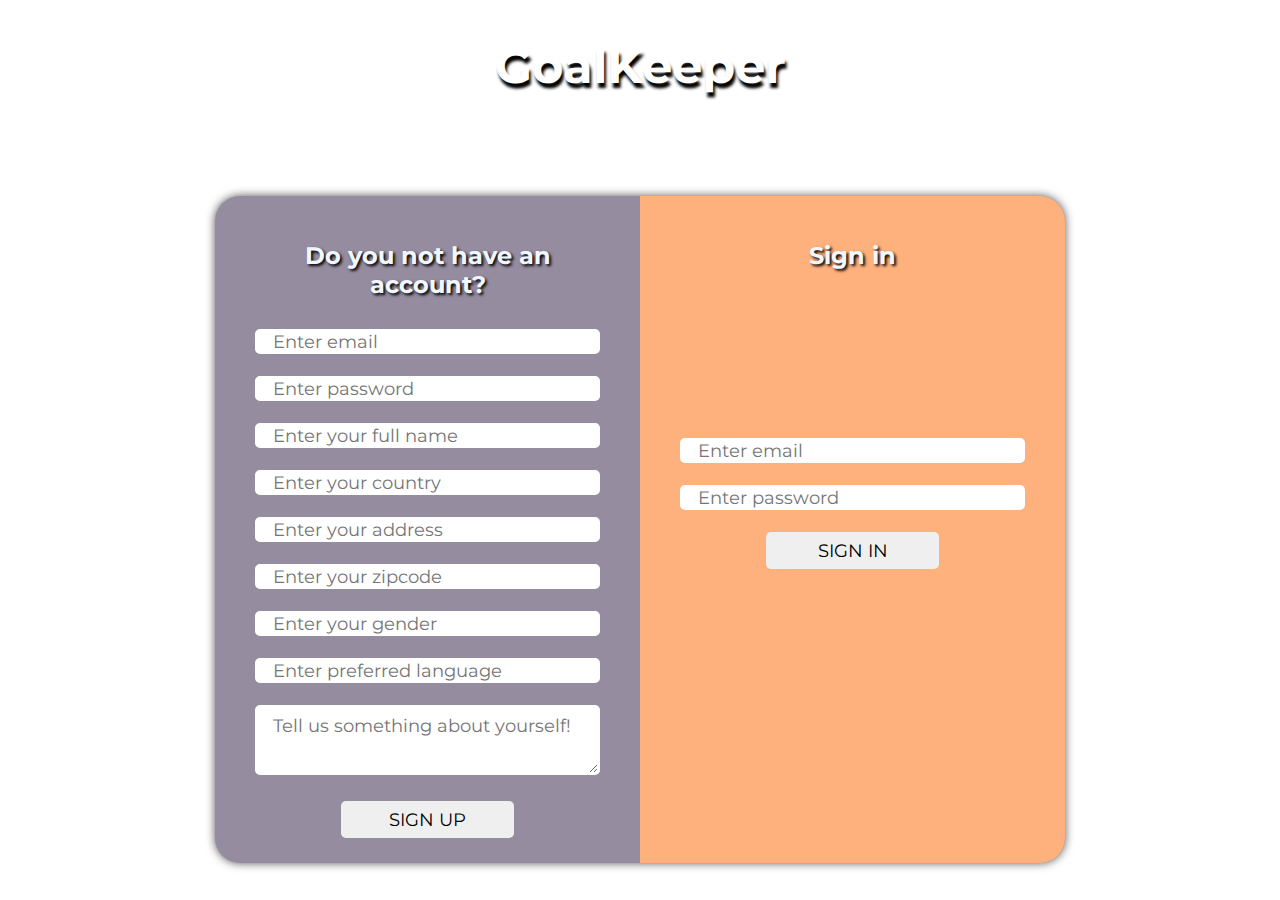
<file: index.html>
<!DOCTYPE html>
<html lang="en">
<head>
    <meta charset="UTF-8">
    <meta http-equiv="X-UA-Compatible" content="IE=edge">
    <meta name="viewport" content="width=device-width, initial-scale=1.0">
    <link rel="preconnect" href="https://fonts.googleapis.com">
    <link rel="preconnect" href="https://fonts.gstatic.com" crossorigin>
    <link href="https://fonts.googleapis.com/css2?family=Montserrat&display=swap" rel="stylesheet">
    <link rel="stylesheet" href="style.css">
    <title>Sign Up</title>
</head>
<body>
    <div class="split-screen">
        <div class="title">
            <h1>
                GoalKeeper
            </h1>
        </div>
        <div class="content">
            <div class="left">
                <h2>Do you not have an account?</h2>
                <form action="" class="form">
                    <input type="email" name="email" class="box" placeholder="Enter email" required>
                    <input type="password" name="password" class="box" placeholder="Enter password" required>
                    <input type="text" name="fname" class="box" placeholder="Enter your full name" required>
                    <input type="text" name="country" class="box" placeholder="Enter your country" required>
                    <input type="text" name="address" class="box" placeholder="Enter your address" required>
                    <input type="text" name="zipcode" class="box" placeholder="Enter your zipcode" required>
                    <input type="text" name="gender" class="box" placeholder="Enter your gender">
                    <input type="text" name="language" class="box" placeholder="Enter preferred language">
                    <textarea class="box area"name="bio" id="bio" id="" cols="30" rows="10" placeholder="Tell us something about yourself!"></textarea>
                    <input type="submit" value="SIGN UP" id="submit" class="btn">
                </form>
            </div>
            <div class="right">
                <h2>Sign in</h2>
                <div class="signin-wrapper">
                    <form action="goals.html">
                        <input type="email" name="email" class="box" placeholder="Enter email" required>
                        <input type="password" name="password" class="box" placeholder="Enter password" required>
                        <input type="submit" value="SIGN IN" id="submit" class="btn">
                    </form>
                </div>
            </div>
        </div>
    </div>
</body>
</html>
</file>
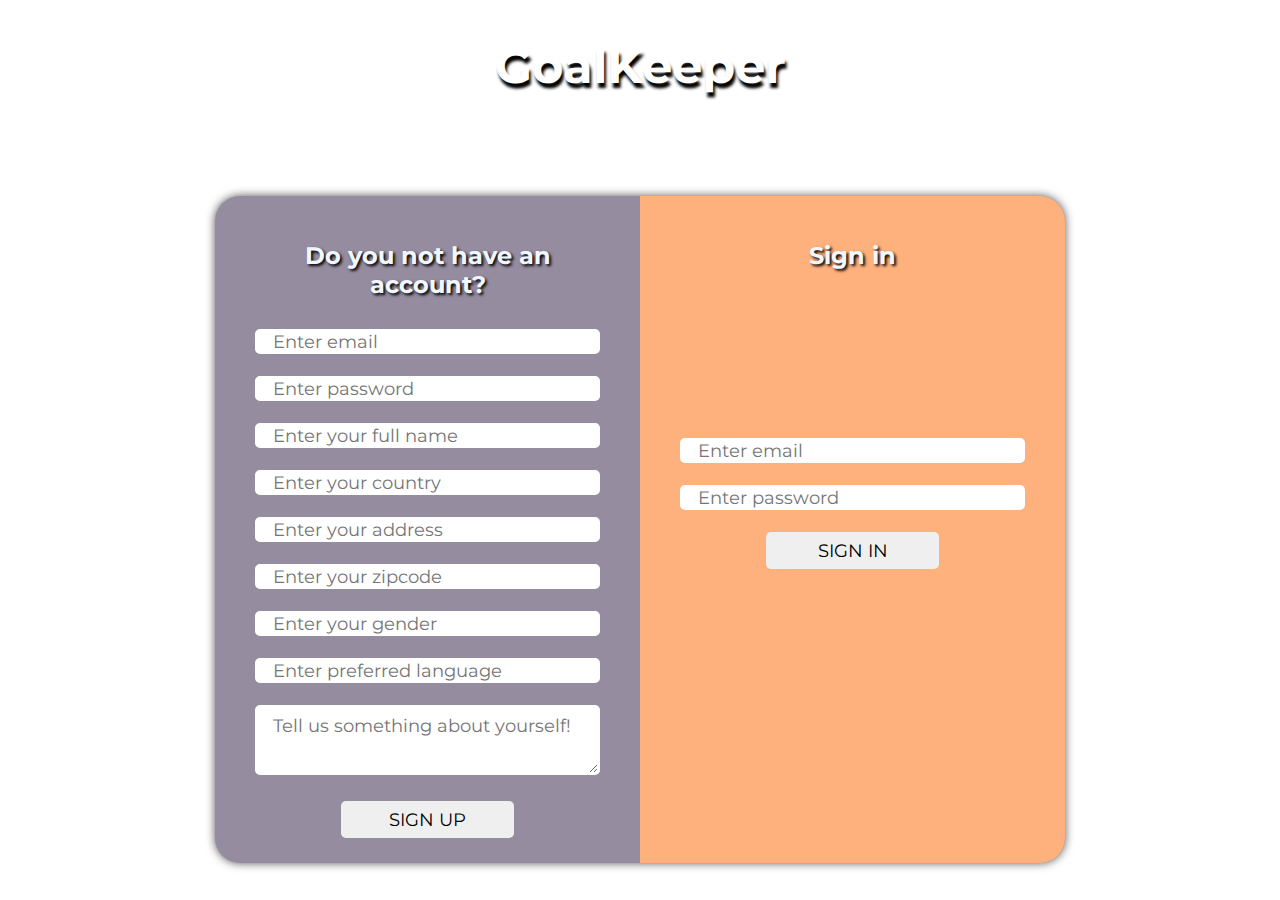
<file: assignment1.1/index.html>
<!DOCTYPE html>
<html lang="en">
<head>
    <meta charset="UTF-8">
    <meta http-equiv="X-UA-Compatible" content="IE=edge">
    <meta name="viewport" content="width=device-width, initial-scale=1.0">
    <link rel="preconnect" href="https://fonts.googleapis.com">
    <link rel="preconnect" href="https://fonts.gstatic.com" crossorigin>
    <link href="https://fonts.googleapis.com/css2?family=Montserrat&display=swap" rel="stylesheet">
    <link rel="stylesheet" href="style.css">
    <title>Sign Up</title>
</head>
<body>
    <div class="split-screen">
        <div class="title">
            <h1>
                GoalKeeper
            </h1>
        </div>
        <div class="content">
            <div class="left">
                <h2>Do you not have an account?</h2>
                <form action="" class="form">
                    <input type="email" name="email" class="box" placeholder="Enter email" required>
                    <input type="password" name="password" class="box" placeholder="Enter password" required>
                    <input type="text" name="fname" class="box" placeholder="Enter your full name" required>
                    <input type="text" name="country" class="box" placeholder="Enter your country" required>
                    <input type="text" name="address" class="box" placeholder="Enter your address" required>
                    <input type="text" name="zipcode" class="box" placeholder="Enter your zipcode" required>
                    <input type="text" name="gender" class="box" placeholder="Enter your gender">
                    <input type="text" name="language" class="box" placeholder="Enter preferred language">
                    <textarea class="box area"name="bio" id="bio" id="" cols="30" rows="10" placeholder="Tell us something about yourself!"></textarea>
                    <input type="submit" value="SIGN UP" id="submit" class="btn">
                </form>
            </div>
            <div class="right">
                <h2>Sign in</h2>
                <div class="signin-wrapper">
                    <form action="index.html">
                        <input type="email" name="email" class="box" placeholder="Enter email" required>
                        <input type="password" name="password" class="box" placeholder="Enter password" required>
                        <input type="submit" value="SIGN IN" id="submit" class="btn">
                    </form>
                </div>
            </div>
        </div>
    </div>
</body>
</html>
</file>
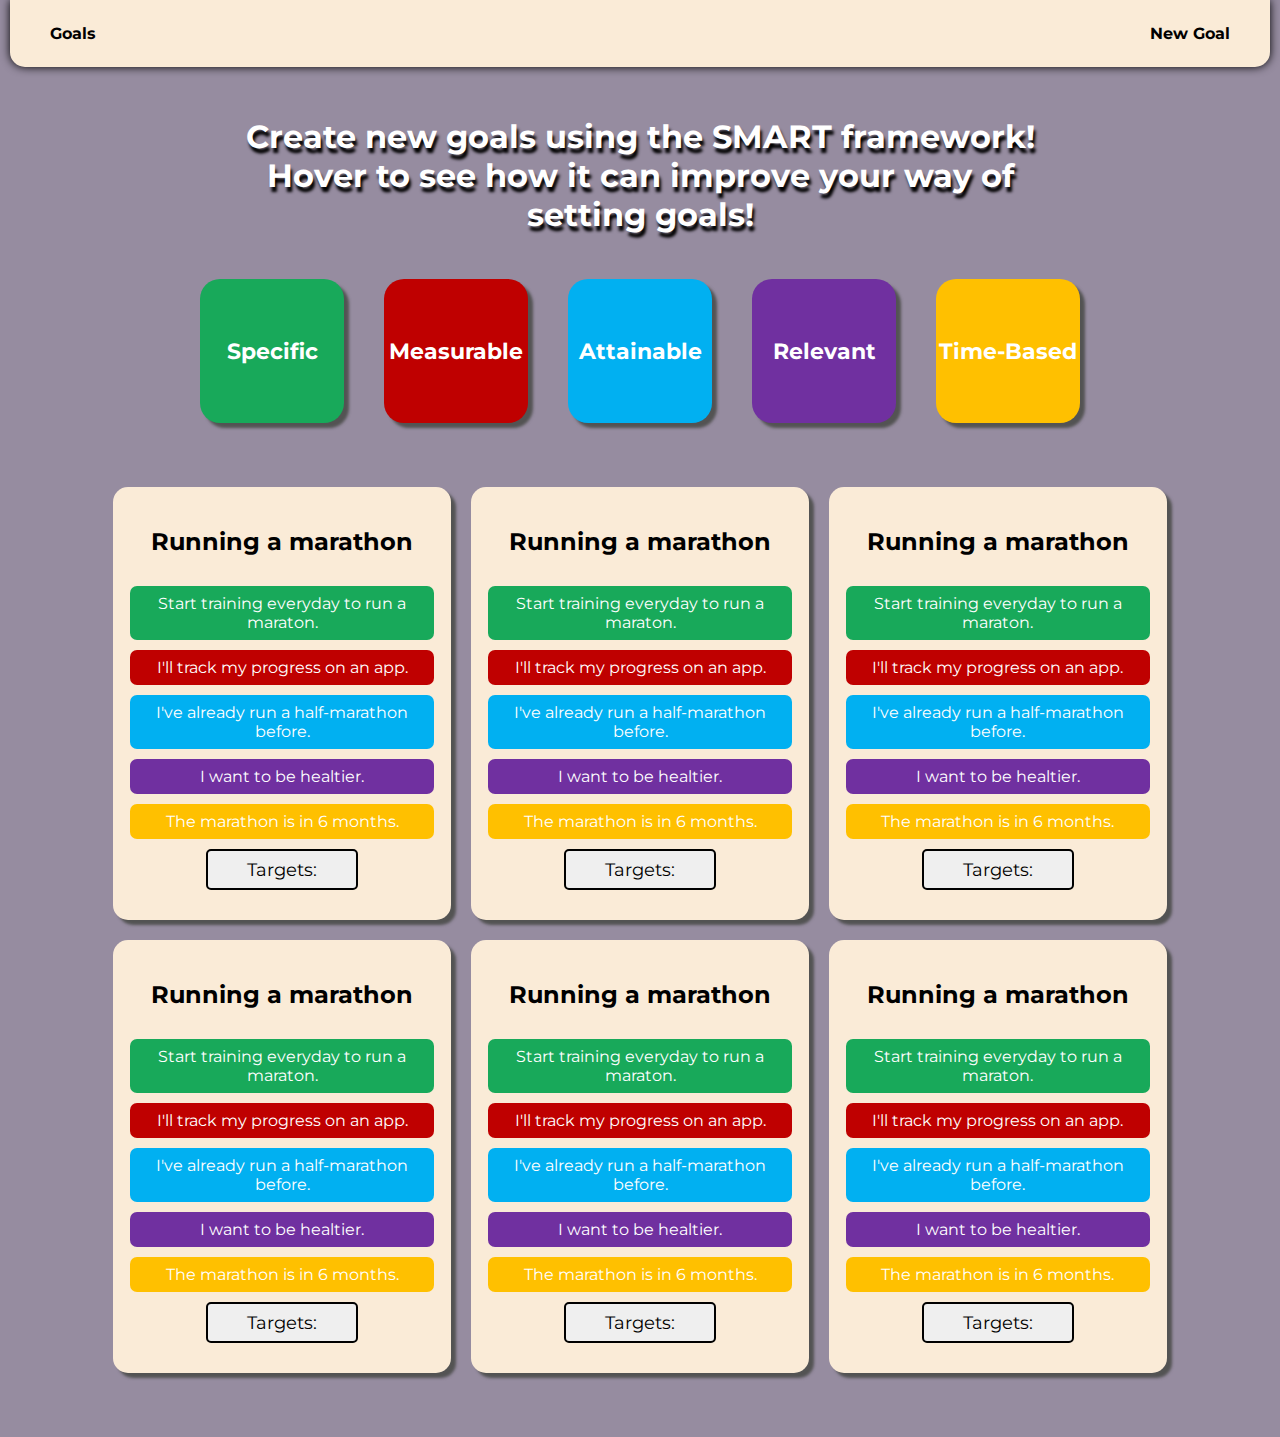
<file: goals.html>
<!DOCTYPE html>
<html lang="en">
<head>
    <meta charset="UTF-8">
    <meta http-equiv="X-UA-Compatible" content="IE=edge">
    <meta name="viewport" content="width=device-width, initial-scale=1.0">
    <link rel="preconnect" href="https://fonts.googleapis.com">
    <link rel="preconnect" href="https://fonts.gstatic.com" crossorigin>
    <link href="https://fonts.googleapis.com/css2?family=Montserrat&display=swap" rel="stylesheet">
    <link rel="stylesheet" href="style2.css">
    <title>Goals</title>
</head>
<body>
    <navbar>
        <ul class="nav-list">
            <li class="nav-item">
                <a href="goals.html">Goals</a>
            </li>
            <li class="nav-item">
                <a href="newgoal.html">New Goal</a>
            </li>
        </ul>
    </navbar>
    <div class="content">
        <div class="title">
            <h1>
                Create new goals using the SMART framework!
                Hover to see how it can improve your way of setting goals!
            </h1>
        </div>
        <div class="smart">
            <div class="child child1">
                <p class="child-text">Specific</p>
            </div>
            <div class="child child2">
                <p class="child-text">Measurable</p>
            </div>
            <div class="child child3">
                <p class="child-text">Attainable</p>
            </div>
            <div class="child child4">
                <p class="child-text">Relevant</p>
            </div>
            <div class="child child5">
                <p class="child-text">Time-Based</p>
            </div>
        </div>
        <div class="grid">
            <div class="goal">
                <div class="goalname">
                    <p>
                        Running a marathon
                    </p>
                </div>
                <div class="goalchild child1">
                    <p>
                        Start training everyday to run a maraton.
                    </p>
                </div>
                <div class="goalchild child2">
                    <p>
                        I'll track my progress on an app.
                    </p>
                </div>
                <div class="goalchild child3">
                    <p>
                        I've already run a half-marathon before.
                    </p>
                </div>
                <div class="goalchild child4">
                    <p>
                        I want to be healtier.
                    </p>
                </div>
                <div class="goalchild child5">
                    <p>
                        The marathon is in 6 months.
                    </p>
                </div>
                <button class="btn" onclick="location.href='targets.html';">
                        Targets:
                </button>
            </div>
            <div class="goal">
                <div class="goalname">
                    <p>
                        Running a marathon
                    </p>
                </div>
                <div class="goalchild child1">
                    <p>
                        Start training everyday to run a maraton.
                    </p>
                </div>
                <div class="goalchild child2">
                    <p>
                        I'll track my progress on an app.
                    </p>
                </div>
                <div class="goalchild child3">
                    <p>
                        I've already run a half-marathon before.
                    </p>
                </div>
                <div class="goalchild child4">
                    <p>
                        I want to be healtier.
                    </p>
                </div>
                <div class="goalchild child5">
                    <p>
                        The marathon is in 6 months.
                    </p>
                </div>
                <button class="btn" onclick="location.href='targets.html';">
                    Targets:
                </button>
            </div>
            <div class="goal">
                <div class="goalname">
                    <p>
                        Running a marathon
                    </p>
                </div>
                <div class="goalchild child1">
                    <p>
                        Start training everyday to run a maraton.
                    </p>
                </div>
                <div class="goalchild child2">
                    <p>
                        I'll track my progress on an app.
                    </p>
                </div>
                <div class="goalchild child3">
                    <p>
                        I've already run a half-marathon before.
                    </p>
                </div>
                <div class="goalchild child4">
                    <p>
                        I want to be healtier.
                    </p>
                </div>
                <div class="goalchild child5">
                    <p>
                        The marathon is in 6 months.
                    </p>
                </div>
                <button class="btn" onclick="location.href='targets.html';">
                    Targets:
                </button>
            </div>
            <div class="goal">
                <div class="goalname">
                    <p>
                        Running a marathon
                    </p>
                </div>
                <div class="goalchild child1">
                    <p>
                        Start training everyday to run a maraton.
                    </p>
                </div>
                <div class="goalchild child2">
                    <p>
                        I'll track my progress on an app.
                    </p>
                </div>
                <div class="goalchild child3">
                    <p>
                        I've already run a half-marathon before.
                    </p>
                </div>
                <div class="goalchild child4">
                    <p>
                        I want to be healtier.
                    </p>
                </div>
                <div class="goalchild child5">
                    <p>
                        The marathon is in 6 months.
                    </p>
                </div>
                <button class="btn" onclick="location.href='targets.html';">
                    Targets:
                </button>
            </div>
            <div class="goal">
                <div class="goalname">
                    <p>
                        Running a marathon
                    </p>
                </div>
                <div class="goalchild child1">
                    <p>
                        Start training everyday to run a maraton.
                    </p>
                </div>
                <div class="goalchild child2">
                    <p>
                        I'll track my progress on an app.
                    </p>
                </div>
                <div class="goalchild child3">
                    <p>
                        I've already run a half-marathon before.
                    </p>
                </div>
                <div class="goalchild child4">
                    <p>
                        I want to be healtier.
                    </p>
                </div>
                <div class="goalchild child5">
                    <p>
                        The marathon is in 6 months.
                    </p>
                </div>
                <button class="btn" onclick="location.href='targets.html';">
                    Targets:
                </button>
            </div>
            <div class="goal">
                <div class="goalname">
                    <p>
                        Running a marathon
                    </p>
                </div>
                <div class="goalchild child1">
                    <p>
                        Start training everyday to run a maraton.
                    </p>
                </div>
                <div class="goalchild child2">
                    <p>
                        I'll track my progress on an app.
                    </p>
                </div>
                <div class="goalchild child3">
                    <p>
                        I've already run a half-marathon before.
                    </p>
                </div>
                <div class="goalchild child4">
                    <p>
                        I want to be healtier.
                    </p>
                </div>
                <div class="goalchild child5">
                    <p>
                        The marathon is in 6 months.
                    </p>
                </div>
                <button class="btn" onclick="location.href='targets.html';">
                    Targets:
                </button>
            </div>
        </div>
    </div>
</body>
</html>
</file>
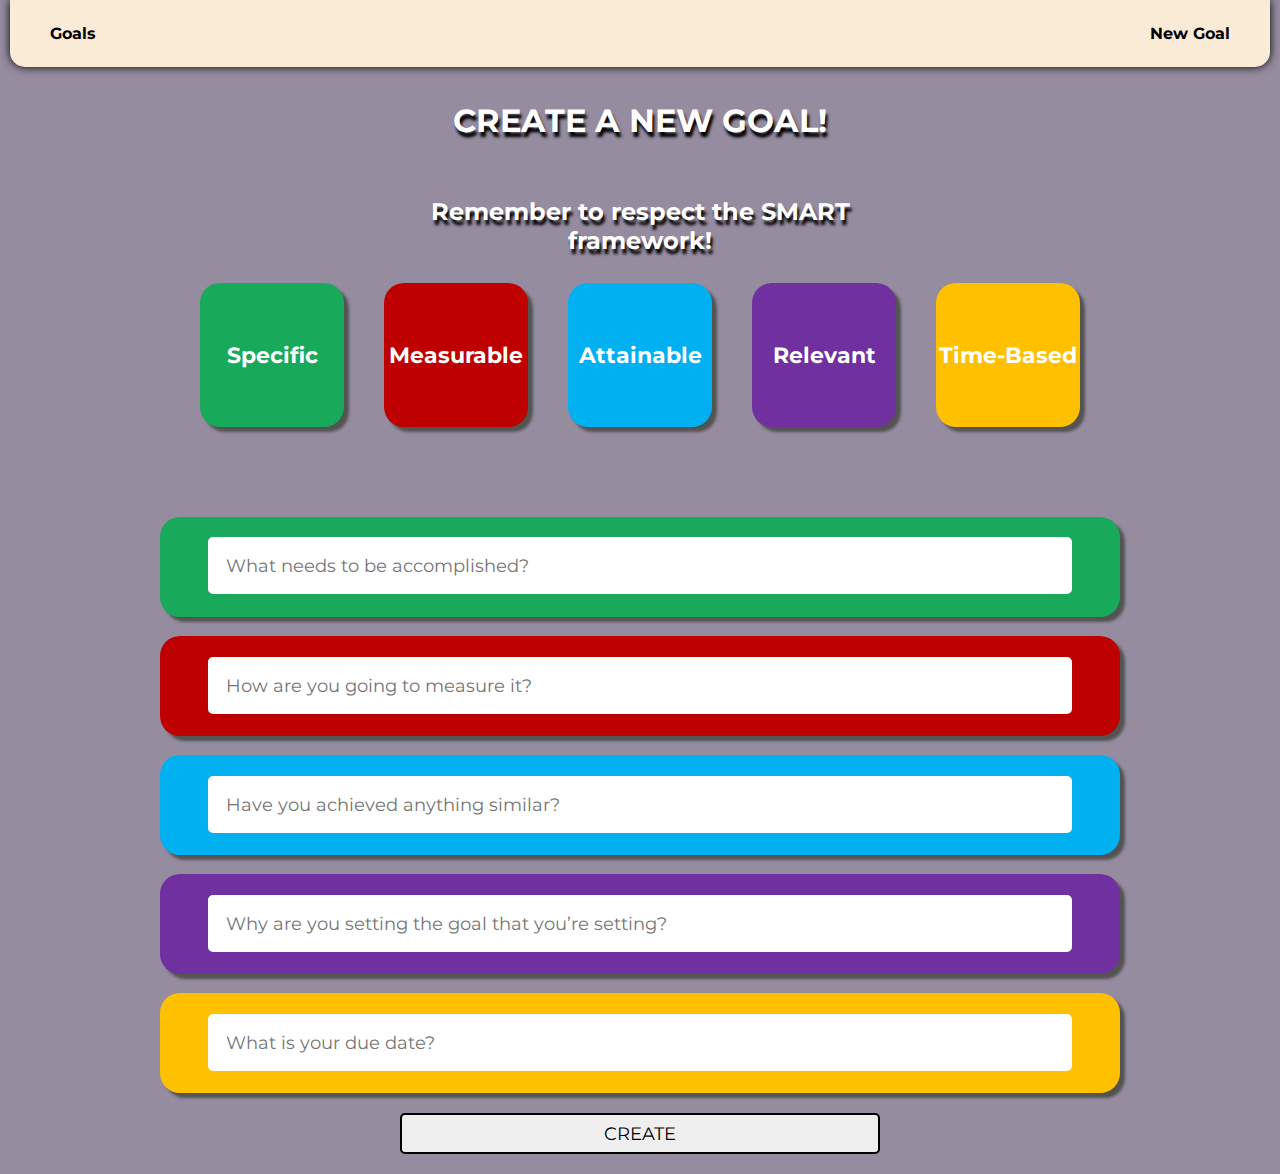
<file: newgoal.html>
<!DOCTYPE html>
<html lang="en">

<head>
    <meta charset="UTF-8">
    <meta http-equiv="X-UA-Compatible" content="IE=edge">
    <meta name="viewport" content="width=device-width, initial-scale=1.0">
    <link rel="preconnect" href="https://fonts.googleapis.com">
    <link rel="preconnect" href="https://fonts.gstatic.com" crossorigin>
    <link href="https://fonts.googleapis.com/css2?family=Montserrat&display=swap" rel="stylesheet">
    <link rel="stylesheet" href="style2.css">
    <title>Create</title>
</head>

<body>
    <navbar>
        <ul class="nav-list">
            <li class="nav-item">
                <a href="goals.html">Goals</a>
            </li>
            <li class="nav-item">
                <a href="newgoal.html">New Goal</a>
            </li>
        </ul>
    </navbar>
    <div class="content">
        <div class="title">
            <h1>
                CREATE A NEW GOAL!
            </h1>
            <h2>
                Remember to respect the SMART framework!
            </h2>
        </div>
        <div class="smart">
            <div class="child child1">
                <p class="child-text">Specific</p>
            </div>
            <div class="child child2">
                <p class="child-text">Measurable</p>
            </div>
            <div class="child child3">
                <p class="child-text">Attainable</p>
            </div>
            <div class="child child4">
                <p class="child-text">Relevant</p>
            </div>
            <div class="child child5">
                <p class="child-text">Time-Based</p>
            </div>
        </div>
        <div class="forms">
            <div class="form form1">
                <input class="box" type="text" placeholder="What needs to be accomplished?">
            </div>
            <div class="form form2">
                <input class="box" type="text" placeholder="How are you going to measure it?">
            </div>
            <div class="form form3">
                <input class="box" type="text" placeholder="Have you achieved anything similar?">
            </div>
            <div class="form form4">
                <input class="box" type="text" placeholder="Why are you setting the goal that you’re setting?">
            </div>
            <div class="form form5">
               <input class="box" type="text" placeholder="What is your due date?">
            </div>
            <button class="btn" onclick="location.href='newgoal.html';">CREATE</button>       
        </div>
    </div>
</body>

</html>
</file>
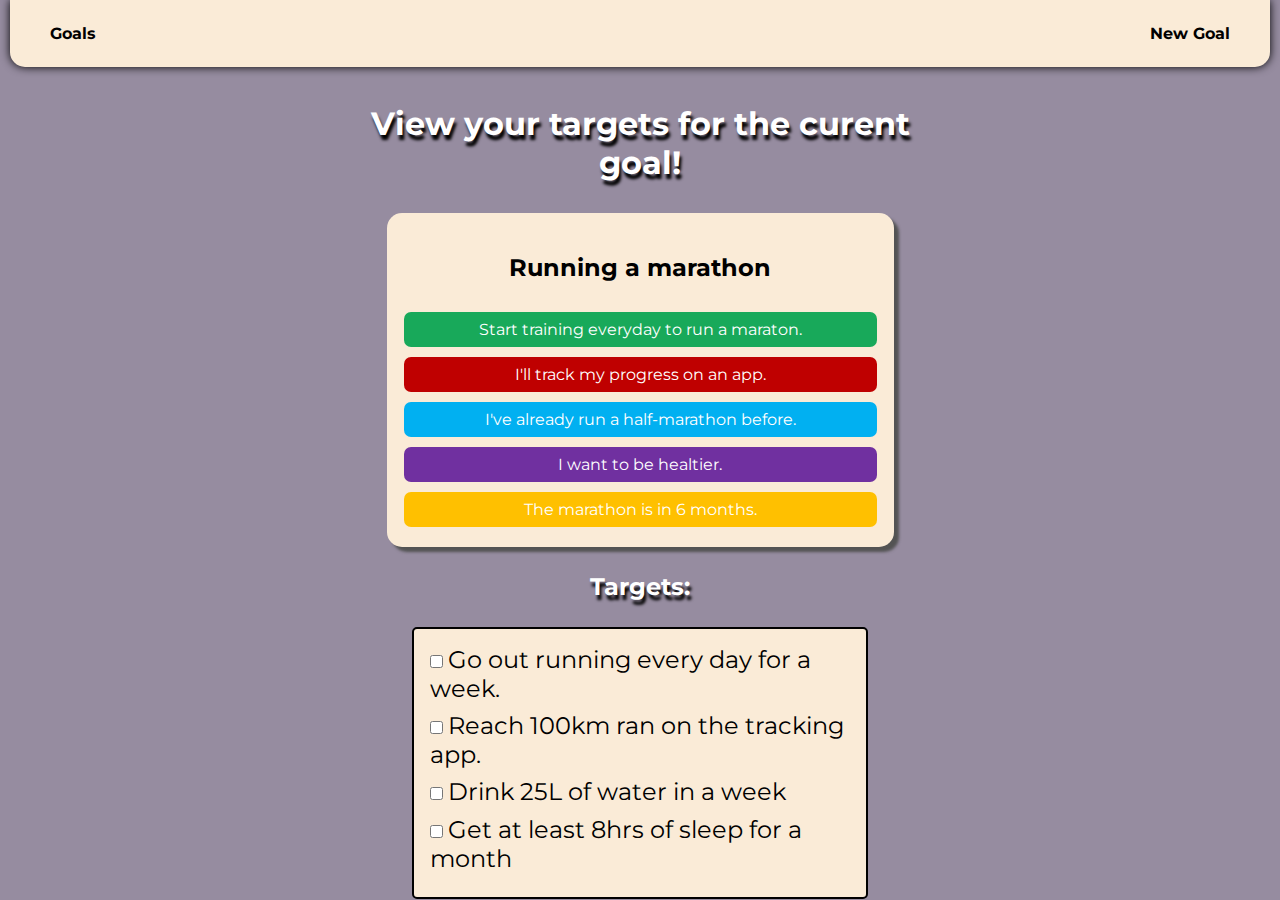
<file: targets.html>
<!DOCTYPE html>
<html lang="en">
<head>
    <meta charset="UTF-8">
    <meta http-equiv="X-UA-Compatible" content="IE=edge">
    <meta name="viewport" content="width=device-width, initial-scale=1.0">
    <link rel="preconnect" href="https://fonts.googleapis.com">
    <link rel="preconnect" href="https://fonts.gstatic.com" crossorigin>
    <link href="https://fonts.googleapis.com/css2?family=Montserrat&display=swap" rel="stylesheet">
    <link rel="stylesheet" href="style2.css">
    <title>Targets</title>
</head>
<body>
    <navbar>
        <ul class="nav-list">
            <li class="nav-item">
                <a href="goals.html">Goals</a>
            </li>
            <li class="nav-item">
                <a href="newgoal.html">New Goal</a>
            </li>
        </ul>
    </navbar>
    <div class="content">
        <div class="title">
            <h1>
                View your targets 
                for the curent goal!
            </h1>
        </div>
        <div>
            <div class="goal">
                <div class="goalname">
                    <p>
                        Running a marathon
                    </p>
                </div>
                <div class="goalchild child1">
                    <p>
                        Start training everyday to run a maraton.
                    </p>
                </div>
                <div class="goalchild child2">
                    <p>
                        I'll track my progress on an app.
                    </p>
                </div>
                <div class="goalchild child3">
                    <p>
                        I've already run a half-marathon before.
                    </p>
                </div>
                <div class="goalchild child4">
                    <p>
                        I want to be healtier.
                    </p>
                </div>
                <div class="goalchild child5">
                    <p>
                        The marathon is in 6 months.
                    </p>
                </div>
            </div>
            <div>
                <h2>
                    Targets:
                </h2>
            </div>
            <div class="checklist">
                <div class="checkbox">
                    <input type="checkbox" name="target1">
                    <label for="target1" class="label"> Go out running every day for a week.</label>
                </div>
                <div class="checkbox">
                    <input type="checkbox" name="target2">
                    <label for="target2" class="label"> Reach 100km ran on the tracking app.</label>
                </div>
                <div class="checkbox">
                    <input type="checkbox" name="target3">
                    <label for="target3" class="label"> Drink 25L of water in a week</label>
                </div>
                <div class="checkbox">
                    <input type="checkbox" name="target3">
                    <label for="target3" class="label"> Get at least 8hrs of sleep for a month</label>
                </div>
            </div>
        </div>
</html>
</file>
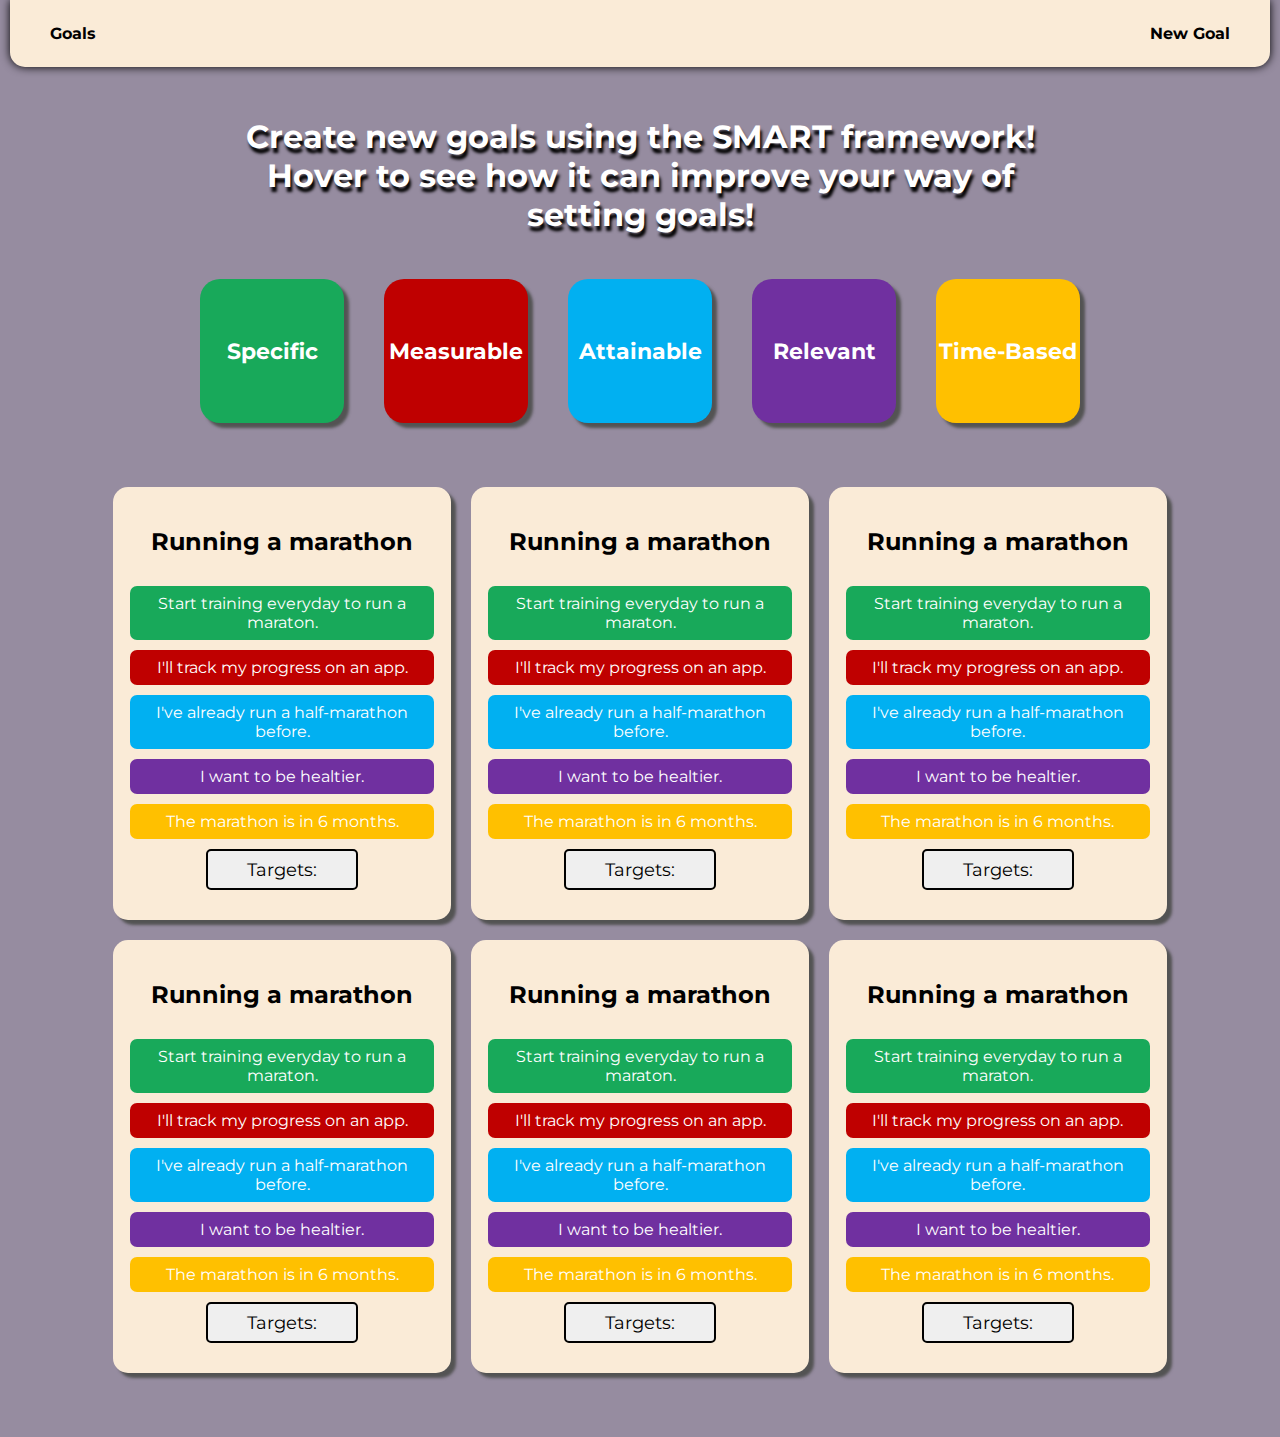
<file: assignment1.1/goals.html>
<!DOCTYPE html>
<html lang="en">
<head>
    <meta charset="UTF-8">
    <meta http-equiv="X-UA-Compatible" content="IE=edge">
    <meta name="viewport" content="width=device-width, initial-scale=1.0">
    <link rel="preconnect" href="https://fonts.googleapis.com">
    <link rel="preconnect" href="https://fonts.gstatic.com" crossorigin>
    <link href="https://fonts.googleapis.com/css2?family=Montserrat&display=swap" rel="stylesheet">
    <link rel="stylesheet" href="style2.css">
    <title>Goals</title>
</head>
<body>
    <navbar>
        <ul class="nav-list">
            <li class="nav-item">
                <a href="index.html">Goals</a>
            </li>
            <li class="nav-item">
                <a href="newgoal.html">New Goal</a>
            </li>
        </ul>
    </navbar>
    <div class="content">
        <div class="title">
            <h1>
                Create new goals using the SMART framework!
                Hover to see how it can improve your way of setting goals!
            </h1>
        </div>
        <div class="smart">
            <div class="child child1">
                <p class="child-text">Specific</p>
            </div>
            <div class="child child2">
                <p class="child-text">Measurable</p>
            </div>
            <div class="child child3">
                <p class="child-text">Attainable</p>
            </div>
            <div class="child child4">
                <p class="child-text">Relevant</p>
            </div>
            <div class="child child5">
                <p class="child-text">Time-Based</p>
            </div>
        </div>
        <div class="grid">
            <div class="goal">
                <div class="goalname">
                    <p>
                        Running a marathon
                    </p>
                </div>
                <div class="goalchild child1">
                    <p>
                        Start training everyday to run a maraton.
                    </p>
                </div>
                <div class="goalchild child2">
                    <p>
                        I'll track my progress on an app.
                    </p>
                </div>
                <div class="goalchild child3">
                    <p>
                        I've already run a half-marathon before.
                    </p>
                </div>
                <div class="goalchild child4">
                    <p>
                        I want to be healtier.
                    </p>
                </div>
                <div class="goalchild child5">
                    <p>
                        The marathon is in 6 months.
                    </p>
                </div>
                <button class="btn" onclick="location.href='targets.html';">
                        Targets:
                </button>
            </div>
            <div class="goal">
                <div class="goalname">
                    <p>
                        Running a marathon
                    </p>
                </div>
                <div class="goalchild child1">
                    <p>
                        Start training everyday to run a maraton.
                    </p>
                </div>
                <div class="goalchild child2">
                    <p>
                        I'll track my progress on an app.
                    </p>
                </div>
                <div class="goalchild child3">
                    <p>
                        I've already run a half-marathon before.
                    </p>
                </div>
                <div class="goalchild child4">
                    <p>
                        I want to be healtier.
                    </p>
                </div>
                <div class="goalchild child5">
                    <p>
                        The marathon is in 6 months.
                    </p>
                </div>
                <button class="btn" onclick="location.href='targets.html';">
                    Targets:
                </button>
            </div>
            <div class="goal">
                <div class="goalname">
                    <p>
                        Running a marathon
                    </p>
                </div>
                <div class="goalchild child1">
                    <p>
                        Start training everyday to run a maraton.
                    </p>
                </div>
                <div class="goalchild child2">
                    <p>
                        I'll track my progress on an app.
                    </p>
                </div>
                <div class="goalchild child3">
                    <p>
                        I've already run a half-marathon before.
                    </p>
                </div>
                <div class="goalchild child4">
                    <p>
                        I want to be healtier.
                    </p>
                </div>
                <div class="goalchild child5">
                    <p>
                        The marathon is in 6 months.
                    </p>
                </div>
                <button class="btn" onclick="location.href='targets.html';">
                    Targets:
                </button>
            </div>
            <div class="goal">
                <div class="goalname">
                    <p>
                        Running a marathon
                    </p>
                </div>
                <div class="goalchild child1">
                    <p>
                        Start training everyday to run a maraton.
                    </p>
                </div>
                <div class="goalchild child2">
                    <p>
                        I'll track my progress on an app.
                    </p>
                </div>
                <div class="goalchild child3">
                    <p>
                        I've already run a half-marathon before.
                    </p>
                </div>
                <div class="goalchild child4">
                    <p>
                        I want to be healtier.
                    </p>
                </div>
                <div class="goalchild child5">
                    <p>
                        The marathon is in 6 months.
                    </p>
                </div>
                <button class="btn" onclick="location.href='targets.html';">
                    Targets:
                </button>
            </div>
            <div class="goal">
                <div class="goalname">
                    <p>
                        Running a marathon
                    </p>
                </div>
                <div class="goalchild child1">
                    <p>
                        Start training everyday to run a maraton.
                    </p>
                </div>
                <div class="goalchild child2">
                    <p>
                        I'll track my progress on an app.
                    </p>
                </div>
                <div class="goalchild child3">
                    <p>
                        I've already run a half-marathon before.
                    </p>
                </div>
                <div class="goalchild child4">
                    <p>
                        I want to be healtier.
                    </p>
                </div>
                <div class="goalchild child5">
                    <p>
                        The marathon is in 6 months.
                    </p>
                </div>
                <button class="btn" onclick="location.href='targets.html';">
                    Targets:
                </button>
            </div>
            <div class="goal">
                <div class="goalname">
                    <p>
                        Running a marathon
                    </p>
                </div>
                <div class="goalchild child1">
                    <p>
                        Start training everyday to run a maraton.
                    </p>
                </div>
                <div class="goalchild child2">
                    <p>
                        I'll track my progress on an app.
                    </p>
                </div>
                <div class="goalchild child3">
                    <p>
                        I've already run a half-marathon before.
                    </p>
                </div>
                <div class="goalchild child4">
                    <p>
                        I want to be healtier.
                    </p>
                </div>
                <div class="goalchild child5">
                    <p>
                        The marathon is in 6 months.
                    </p>
                </div>
                <button class="btn" onclick="location.href='targets.html';">
                    Targets:
                </button>
            </div>
        </div>
    </div>
</body>
</html>
</file>
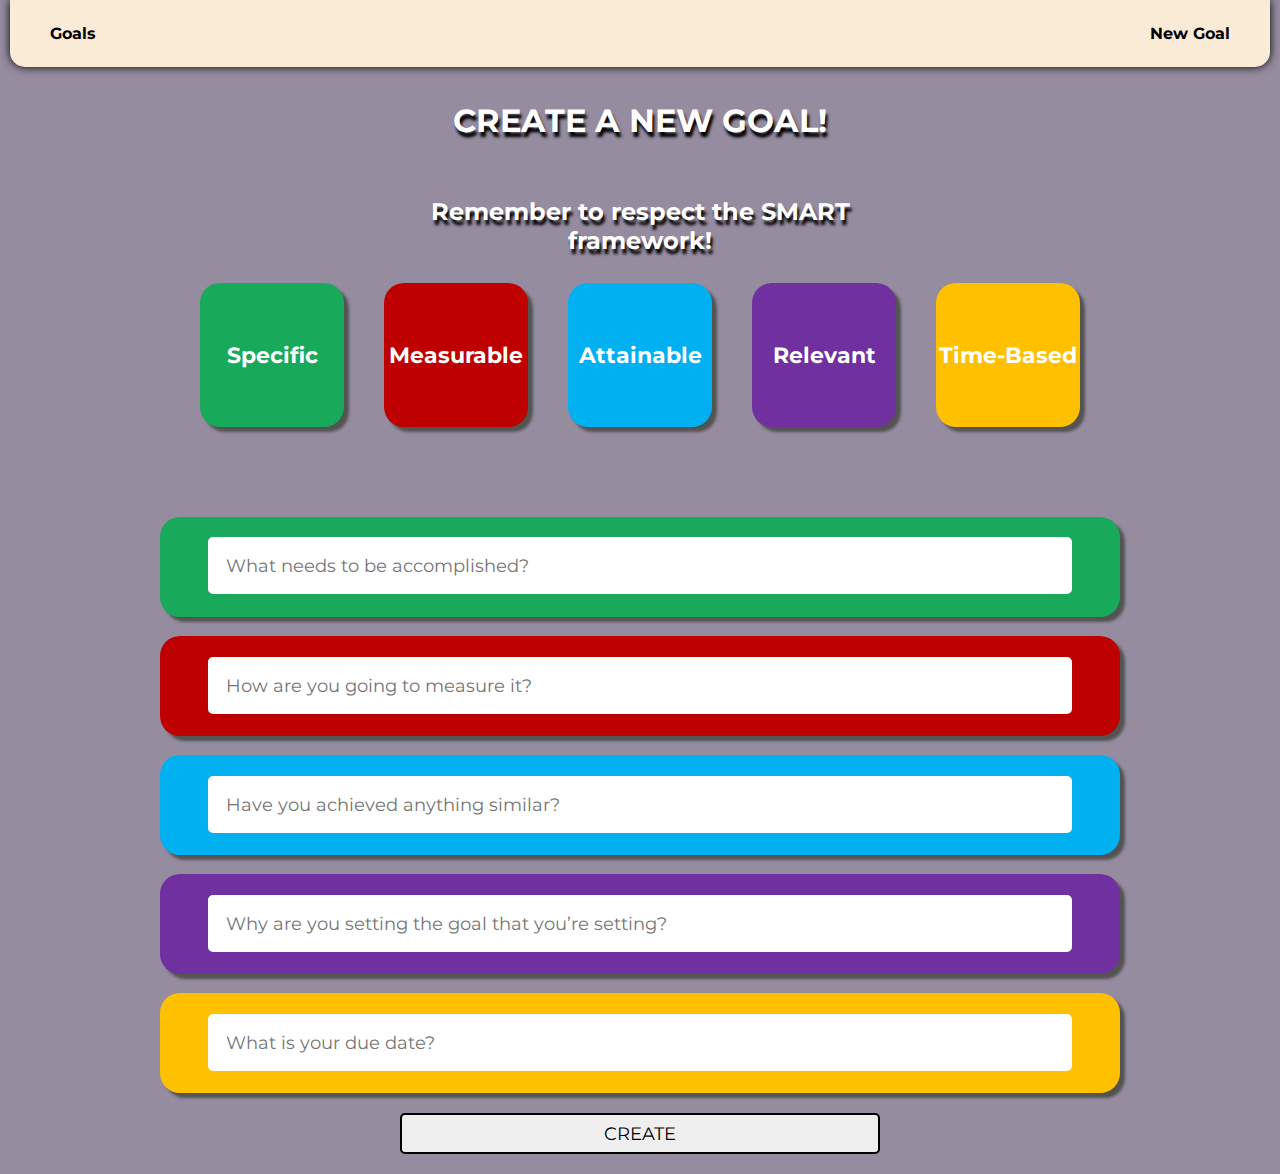
<file: assignment1.1/newgoal.html>
<!DOCTYPE html>
<html lang="en">

<head>
    <meta charset="UTF-8">
    <meta http-equiv="X-UA-Compatible" content="IE=edge">
    <meta name="viewport" content="width=device-width, initial-scale=1.0">
    <link rel="preconnect" href="https://fonts.googleapis.com">
    <link rel="preconnect" href="https://fonts.gstatic.com" crossorigin>
    <link href="https://fonts.googleapis.com/css2?family=Montserrat&display=swap" rel="stylesheet">
    <link rel="stylesheet" href="style2.css">
    <title>Create</title>
</head>

<body>
    <navbar>
        <ul class="nav-list">
            <li class="nav-item">
                <a href="index.html">Goals</a>
            </li>
            <li class="nav-item">
                <a href="newgoal.html">New Goal</a>
            </li>
        </ul>
    </navbar>
    <div class="content">
        <div class="title">
            <h1>
                CREATE A NEW GOAL!
            </h1>
            <h2>
                Remember to respect the SMART framework!
            </h2>
        </div>
        <div class="smart">
            <div class="child child1">
                <p class="child-text">Specific</p>
            </div>
            <div class="child child2">
                <p class="child-text">Measurable</p>
            </div>
            <div class="child child3">
                <p class="child-text">Attainable</p>
            </div>
            <div class="child child4">
                <p class="child-text">Relevant</p>
            </div>
            <div class="child child5">
                <p class="child-text">Time-Based</p>
            </div>
        </div>
        <div class="forms">
            <div class="form form1">
                <input class="box" type="text" placeholder="What needs to be accomplished?">
            </div>
            <div class="form form2">
                <input class="box" type="text" placeholder="How are you going to measure it?">
            </div>
            <div class="form form3">
                <input class="box" type="text" placeholder="Have you achieved anything similar?">
            </div>
            <div class="form form4">
                <input class="box" type="text" placeholder="Why are you setting the goal that you’re setting?">
            </div>
            <div class="form form5">
               <input class="box" type="text" placeholder="What is your due date?">
            </div>
            <button class="btn" onclick="location.href='newgoal.html';">CREATE</button>       
        </div>
    </div>
</body>

</html>
</file>
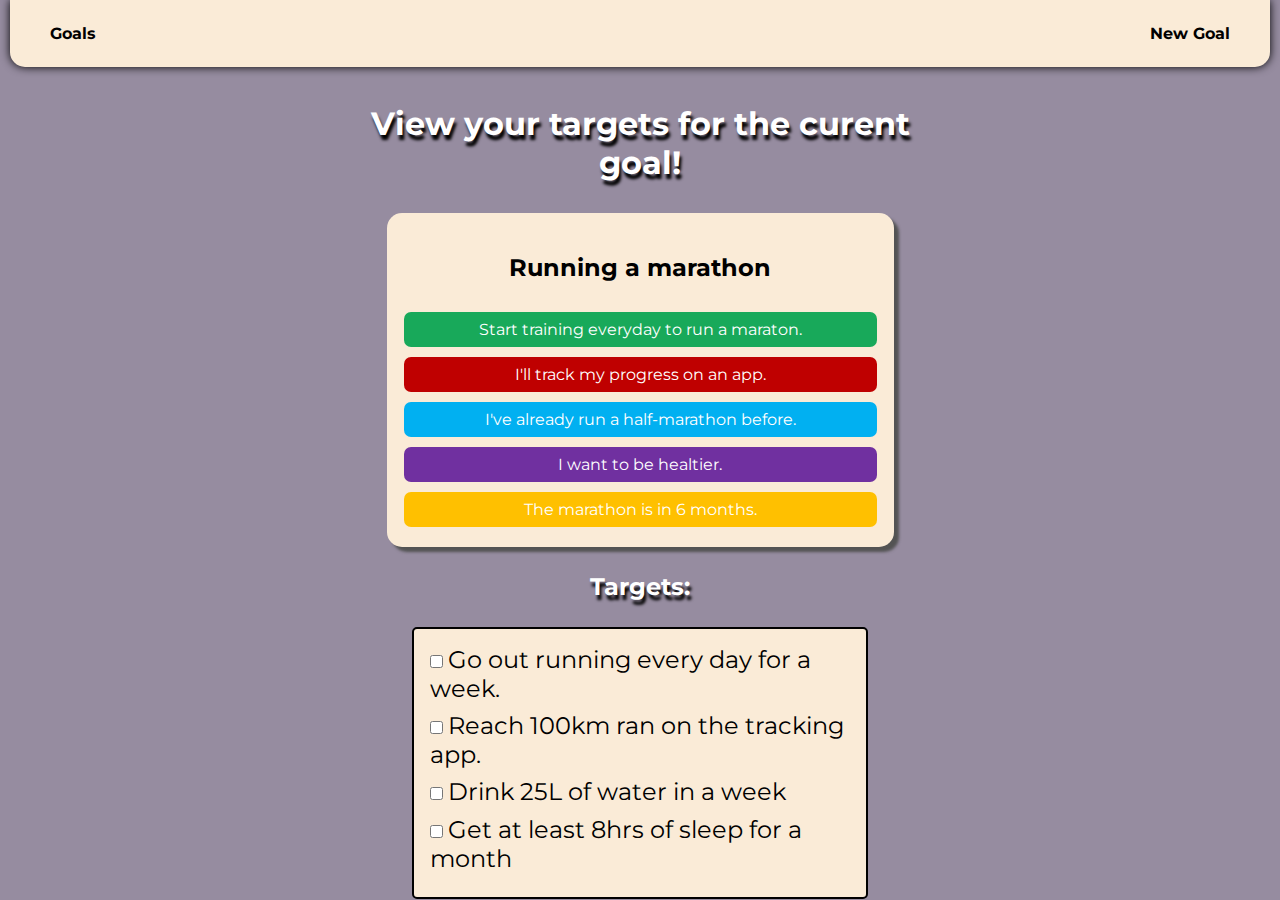
<file: assignment1.1/targets.html>
<!DOCTYPE html>
<html lang="en">
<head>
    <meta charset="UTF-8">
    <meta http-equiv="X-UA-Compatible" content="IE=edge">
    <meta name="viewport" content="width=device-width, initial-scale=1.0">
    <link rel="preconnect" href="https://fonts.googleapis.com">
    <link rel="preconnect" href="https://fonts.gstatic.com" crossorigin>
    <link href="https://fonts.googleapis.com/css2?family=Montserrat&display=swap" rel="stylesheet">
    <link rel="stylesheet" href="style2.css">
    <title>Targets</title>
</head>
<body>
    <navbar>
        <ul class="nav-list">
            <li class="nav-item">
                <a href="index.html">Goals</a>
            </li>
            <li class="nav-item">
                <a href="newgoal.html">New Goal</a>
            </li>
        </ul>
    </navbar>
    <div class="content">
        <div class="title">
            <h1>
                View your targets 
                for the curent goal!
            </h1>
        </div>
        <div>
            <div class="goal">
                <div class="goalname">
                    <p>
                        Running a marathon
                    </p>
                </div>
                <div class="goalchild child1">
                    <p>
                        Start training everyday to run a maraton.
                    </p>
                </div>
                <div class="goalchild child2">
                    <p>
                        I'll track my progress on an app.
                    </p>
                </div>
                <div class="goalchild child3">
                    <p>
                        I've already run a half-marathon before.
                    </p>
                </div>
                <div class="goalchild child4">
                    <p>
                        I want to be healtier.
                    </p>
                </div>
                <div class="goalchild child5">
                    <p>
                        The marathon is in 6 months.
                    </p>
                </div>
            </div>
            <div>
                <h2>
                    Targets:
                </h2>
            </div>
            <div class="checklist">
                <div class="checkbox">
                    <input type="checkbox" name="target1">
                    <label for="target1" class="label"> Go out running every day for a week.</label>
                </div>
                <div class="checkbox">
                    <input type="checkbox" name="target2">
                    <label for="target2" class="label"> Reach 100km ran on the tracking app.</label>
                </div>
                <div class="checkbox">
                    <input type="checkbox" name="target3">
                    <label for="target3" class="label"> Drink 25L of water in a week</label>
                </div>
                <div class="checkbox">
                    <input type="checkbox" name="target3">
                    <label for="target3" class="label"> Get at least 8hrs of sleep for a month</label>
                </div>
            </div>
        </div>
</html>
</file>
<file: style.css>
* {
  margin: 0;
  padding: 0;
  box-sizing: border-box;
  font-family: "Montserrat", sans-serif;
}

body {
  width: 100%;
  height: 100vh;
}

.split-screen {
  position: relative;
  display: flex;
  flex-direction: column;
  justify-content: center;
  align-items: center;
  height: 100%;
  padding: 20px 100px;
}

.split-screen::after {
  content: "";
  position: absolute;
  left: 0;
  top: 0;
  width: 100%;
  height: 100%;
  background: url("https://ideas.ted.com/wp-content/uploads/sites/3/2017/11/featured_art_goals_istock.png")
    no-repeat center;
  background-size: cover;
  z-index: -1;
}

.content {
  max-width: 850px;
  display: grid;
  grid-template-columns: repeat(2, 1fr);
  justify-content: center;
  align-items: center;
  text-align: center;
  background-color: #968ca0;
  border-radius: 25px;
  box-shadow: 0px 0px 10px 0px #535353;
}

.left {
  height: 100%;
  padding: 25px 40px;
}

.right {
  height: 100%;
  padding: 25px 40px;
  border-radius: 0px 25px 25px 0px;
  background-color: #ffb17d;
}

.signin-wrapper {
  padding-top: 40%;
}

h2 {
  position: relative;
  text-shadow: 2px 2px 3px black;
  padding-top: 20px;
  padding-bottom: 20px;
  margin-bottom: 10px;
  color: aliceblue;
}

.box {
  height: 25px;
  width: 100%;
  border-radius: 5px;
  padding: 0.5rem 1rem;
  font-size: 1.1rem;
  margin-bottom: 22px;
  outline: none;
  border: 2px solid white;
  /*transition: 0.1s;*/
}

.box:hover {
  background-color: rgb(255, 226, 193);
  transition: 0.2s;
}

.box:focus {
  background-color: white;
  border: 2px solid #4c4652;
}

.area {
  height: 70px;
  min-width: 150px;
}

.btn {
  width: 50%;
  padding: 0.5rem 1rem;
  font-size: 1.1rem;
  cursor: pointer;
  outline: none;
  border: none;
  border-radius: 5px;
}

.btn:hover {
  background-color: #7d6364;
  transition: 0.2s;
}

@media screen and (max-width: 600px) {
  .content {
    grid-template-columns: 1fr;
  }
  .signin-wrapper {
    padding-top: 30px;
  }
}

.title {
  margin-bottom: 30px;
    text-shadow: 2px 5px 3px black;
  height: 15%;
}

h1 {
  font-size: 3rem;
  font-weight: bold;
  color: white;
}
</file>
<file: assignment1.1/style.css>
* {
  margin: 0;
  padding: 0;
  box-sizing: border-box;
  font-family: "Montserrat", sans-serif;
}

body {
  width: 100%;
  height: 100vh;
}

.split-screen {
  position: relative;
  display: flex;
  flex-direction: column;
  justify-content: center;
  align-items: center;
  height: 100%;
  padding: 20px 100px;
}

.split-screen::after {
  content: "";
  position: absolute;
  left: 0;
  top: 0;
  width: 100%;
  height: 100%;
  background: url("https://ideas.ted.com/wp-content/uploads/sites/3/2017/11/featured_art_goals_istock.png")
    no-repeat center;
  background-size: cover;
  z-index: -1;
}

.content {
  max-width: 850px;
  display: grid;
  grid-template-columns: repeat(2, 1fr);
  justify-content: center;
  align-items: center;
  text-align: center;
  background-color: #968ca0;
  border-radius: 25px;
  box-shadow: 0px 0px 10px 0px #535353;
}

.left {
  height: 100%;
  padding: 25px 40px;
}

.right {
  height: 100%;
  padding: 25px 40px;
  border-radius: 0px 25px 25px 0px;
  background-color: #ffb17d;
}

.signin-wrapper {
  padding-top: 40%;
}

h2 {
  position: relative;
  text-shadow: 2px 2px 3px black;
  padding-top: 20px;
  padding-bottom: 20px;
  margin-bottom: 10px;
  color: aliceblue;
}

.box {
  height: 25px;
  width: 100%;
  border-radius: 5px;
  padding: 0.5rem 1rem;
  font-size: 1.1rem;
  margin-bottom: 22px;
  outline: none;
  border: 2px solid white;
  /*transition: 0.1s;*/
}

.box:hover {
  background-color: rgb(255, 226, 193);
  transition: 0.2s;
}

.box:focus {
  background-color: white;
  border: 2px solid #4c4652;
}

.area {
  height: 70px;
  min-width: 150px;
}

.btn {
  width: 50%;
  padding: 0.5rem 1rem;
  font-size: 1.1rem;
  cursor: pointer;
  outline: none;
  border: none;
  border-radius: 5px;
}

.btn:hover {
  background-color: #7d6364;
  transition: 0.2s;
}

@media screen and (max-width: 600px) {
  .content {
    grid-template-columns: 1fr;
  }
  .signin-wrapper {
    padding-top: 30px;
  }
}

.title {
  margin-bottom: 30px;
    text-shadow: 2px 5px 3px black;
  height: 15%;
}

h1 {
  font-size: 3rem;
  font-weight: bold;
  color: white;
}
</file>
<file: style2.css>
* {
  margin: 0;
  padding: 0;
  box-sizing: border-box;
  font-family: "Montserrat", sans-serif;
}

body {
  height: 100vh;
  width: 100%;
  background-color: #968ca0;
}

.title {
  display: flex;
  flex-direction: column;
  justify-content: center;
  align-items: center;
}

.nav-list {
  background-color: antiquewhite;
  box-shadow: 0px 0px 10px black;
  margin: 0px 10px 5px 10px;
  border-radius: 0px 0px 15px 15px;
  padding: 1rem 0;
  display: flex;
  align-items: center;
  justify-content: flex-start;
}

.nav-item {
  padding: 8px;
  border-radius: 10px;
  list-style: none;
  margin-left: 2rem;
}

.nav-item:hover {
  background-color: #ac7354;
  transition: 0.2s;
}

.nav-item a {
  color: black;
  text-decoration: none;
  font-weight: bold;
}

.nav-item:last-child {
  margin-left: auto;
  margin-right: 2rem;
}

h1 {
  display: flex;
  justify-content: center;
  align-items: center;
  margin: 5%;
  text-align: center;
  text-shadow: 2px 5px 3px black;
  color: white;
  max-width: 900px;
}

h2 {
  display: flex;
    justify-content: center;
    align-items: center;
    margin: 5%;
    text-align: center;
    text-shadow: 2px 5px 3px black;
    color: white;
    max-width: 900px;
}

.smart {
  display: flex;
  width: 75%;
  flex-direction: row;
  justify-content: space-evenly;
  margin: 0% 10%;
}

.child {
  display: flex;
  justify-content: center;
  align-items: center;
  text-align: center;
  color: #fff;
  font-size: 1.4rem;
  font-weight: bold;
  width: 15%;
  aspect-ratio: 1 / 1;
  border-radius: 20px;
  box-shadow: 5px 5px 3px 0px #535353;
  overflow: hidden;
}

.child1 {
  background-color: #18a95a;
}

.child2 {
  background-color: #bf0000;
}

.child3 {
  background-color: #01b0f1;
}

.child4 {
  background-color: #7030a0;
}

.child5 {
  background-color: #ffc000;
}

.child-text {
  max-width: 100%;
}



@media screen and (max-width: 600px) {
  .smart {
    flex-direction: column;
    justify-content: center;
    align-items: center;
  }
  
  .child {
    margin: 20px;
    width: 50%;
  }
}

.content {
  display: flex;
  flex-direction: column;
  align-items: center;
}

.grid {
  max-width: 80%;
  margin: 5%;
  border: 10px;
  display: grid;
  justify-content: center;
  align-items: center;
  text-align: center;
  column-gap: 20px;
  row-gap: 20px;
  grid-template-columns: repeat(3, 33%);
}

.goalchild {
  color: white;
  width: 100%;
  display: flex;
  align-items: center;
  justify-content: center;
  border-radius: 7px;
  text-align: center;
  text-overflow: ellipsis;
  margin-bottom: 10px;
  padding: 0.5rem 1rem;
}

.goal {
  background-color: antiquewhite;
  border-radius: 15px;
  width: 100%;
  padding: 10px 17px;
  display: flex;
  flex-direction: column;
  align-items: center;
  box-shadow: 5px 5px 3px 0px #535353;
}

.goalname {
  max-width: ;
  text-align: center;
  font-weight: bold;
  font-size: 1.5rem;
  margin-top: 30px;
  margin-bottom: 30px;
}

.btn {
  width: 50%;
  padding: 0.5rem 1rem;
  font-size: 1.1rem;
  cursor: pointer;
  outline: none;
  border: 2px solid black;
  border-radius: 5px;
  overflow: hidden;
  margin-bottom: 20px;
}

.btn:hover {
  background-color: #7d6364;
  transition: 0.2s;
}

.forms {
  margin-top: 7%;
  display: flex;
  width: 75%;
  flex-direction: column;
  justify-content: center;
  align-items: center;
}

.form {
  width: 100%;
  display: table-cell;
  margin-bottom: 2%;
  color: #fff;
  font-weight: bold;
  height: 100px;
  border-radius: 20px;
  box-shadow: 5px 5px 3px 0px #535353;
  overflow: hidden;
}

.form1 {
  background-color: #18a95a;
}

.form2 {
  background-color: #bf0000;
}

.form3 {
  background-color: #01b0f1;
}

.form4 {
  background-color: #7030a0;
}

.form5 {
  background-color: #ffc000;
}

.box {
  margin-left: 5%;
  margin-top: 1.3rem;
  width: 90%;
  padding: 1rem 1rem;
  border-radius: 5px;
  font-size: 1.1rem;
  outline: none;
  border: 2px solid white;
}

.box:hover {
  background-color: rgb(255, 226, 193);
  transition: 0.2s;
}

.box:focus {
  background-color: white;
  border: 2px solid #4c4652;
}

.checklist {
  margin-left: 5%;
  margin-top: 1.3rem;
  width: 90%;
  padding: 1rem 1rem;
  border-radius: 5px;
  font-size: 1.1rem;
  outline: none;
  border: 2px solid black;
  background-color: antiquewhite;
}

.checkbox {
  margin-bottom: 2%;
}
.label {
  color: black;
  margin-top: 10px;
  font-size: 1.5rem;
}
</file>
<file: assignment1.1/style2.css>
* {
  margin: 0;
  padding: 0;
  box-sizing: border-box;
  font-family: "Montserrat", sans-serif;
}

body {
  height: 100vh;
  width: 100%;
  background-color: #968ca0;
}

.title {
  display: flex;
  flex-direction: column;
  justify-content: center;
  align-items: center;
}

.nav-list {
  background-color: antiquewhite;
  box-shadow: 0px 0px 10px black;
  margin: 0px 10px 5px 10px;
  border-radius: 0px 0px 15px 15px;
  padding: 1rem 0;
  display: flex;
  align-items: center;
  justify-content: flex-start;
}

.nav-item {
  padding: 8px;
  border-radius: 10px;
  list-style: none;
  margin-left: 2rem;
}

.nav-item:hover {
  background-color: #ac7354;
  transition: 0.2s;
}

.nav-item a {
  color: black;
  text-decoration: none;
  font-weight: bold;
}

.nav-item:last-child {
  margin-left: auto;
  margin-right: 2rem;
}

h1 {
  display: flex;
  justify-content: center;
  align-items: center;
  margin: 5%;
  text-align: center;
  text-shadow: 2px 5px 3px black;
  color: white;
  max-width: 900px;
}

h2 {
  display: flex;
    justify-content: center;
    align-items: center;
    margin: 5%;
    text-align: center;
    text-shadow: 2px 5px 3px black;
    color: white;
    max-width: 900px;
}

.smart {
  display: flex;
  width: 75%;
  flex-direction: row;
  justify-content: space-evenly;
  margin: 0% 10%;
}

.child {
  display: flex;
  justify-content: center;
  align-items: center;
  text-align: center;
  color: #fff;
  font-size: 1.4rem;
  font-weight: bold;
  width: 15%;
  aspect-ratio: 1 / 1;
  border-radius: 20px;
  box-shadow: 5px 5px 3px 0px #535353;
  overflow: hidden;
}

.child1 {
  background-color: #18a95a;
}

.child2 {
  background-color: #bf0000;
}

.child3 {
  background-color: #01b0f1;
}

.child4 {
  background-color: #7030a0;
}

.child5 {
  background-color: #ffc000;
}

.child-text {
  max-width: 100%;
}



@media screen and (max-width: 600px) {
  .smart {
    flex-direction: column;
    justify-content: center;
    align-items: center;
  }
  
  .child {
    margin: 20px;
    width: 50%;
  }
}

.content {
  display: flex;
  flex-direction: column;
  align-items: center;
}

.grid {
  max-width: 80%;
  margin: 5%;
  border: 10px;
  display: grid;
  justify-content: center;
  align-items: center;
  text-align: center;
  column-gap: 20px;
  row-gap: 20px;
  grid-template-columns: repeat(3, 33%);
}

.goalchild {
  color: white;
  width: 100%;
  display: flex;
  align-items: center;
  justify-content: center;
  border-radius: 7px;
  text-align: center;
  text-overflow: ellipsis;
  margin-bottom: 10px;
  padding: 0.5rem 1rem;
}

.goal {
  background-color: antiquewhite;
  border-radius: 15px;
  width: 100%;
  padding: 10px 17px;
  display: flex;
  flex-direction: column;
  align-items: center;
  box-shadow: 5px 5px 3px 0px #535353;
}

.goalname {
  max-width: ;
  text-align: center;
  font-weight: bold;
  font-size: 1.5rem;
  margin-top: 30px;
  margin-bottom: 30px;
}

.btn {
  width: 50%;
  padding: 0.5rem 1rem;
  font-size: 1.1rem;
  cursor: pointer;
  outline: none;
  border: 2px solid black;
  border-radius: 5px;
  overflow: hidden;
  margin-bottom: 20px;
}

.btn:hover {
  background-color: #7d6364;
  transition: 0.2s;
}

.forms {
  margin-top: 7%;
  display: flex;
  width: 75%;
  flex-direction: column;
  justify-content: center;
  align-items: center;
}

.form {
  width: 100%;
  display: table-cell;
  margin-bottom: 2%;
  color: #fff;
  font-weight: bold;
  height: 100px;
  border-radius: 20px;
  box-shadow: 5px 5px 3px 0px #535353;
  overflow: hidden;
}

.form1 {
  background-color: #18a95a;
}

.form2 {
  background-color: #bf0000;
}

.form3 {
  background-color: #01b0f1;
}

.form4 {
  background-color: #7030a0;
}

.form5 {
  background-color: #ffc000;
}

.box {
  margin-left: 5%;
  margin-top: 1.3rem;
  width: 90%;
  padding: 1rem 1rem;
  border-radius: 5px;
  font-size: 1.1rem;
  outline: none;
  border: 2px solid white;
}

.box:hover {
  background-color: rgb(255, 226, 193);
  transition: 0.2s;
}

.box:focus {
  background-color: white;
  border: 2px solid #4c4652;
}

.checklist {
  margin-left: 5%;
  margin-top: 1.3rem;
  width: 90%;
  padding: 1rem 1rem;
  border-radius: 5px;
  font-size: 1.1rem;
  outline: none;
  border: 2px solid black;
  background-color: antiquewhite;
}

.checkbox {
  margin-bottom: 2%;
}
.label {
  color: black;
  margin-top: 10px;
  font-size: 1.5rem;
}
</file>
